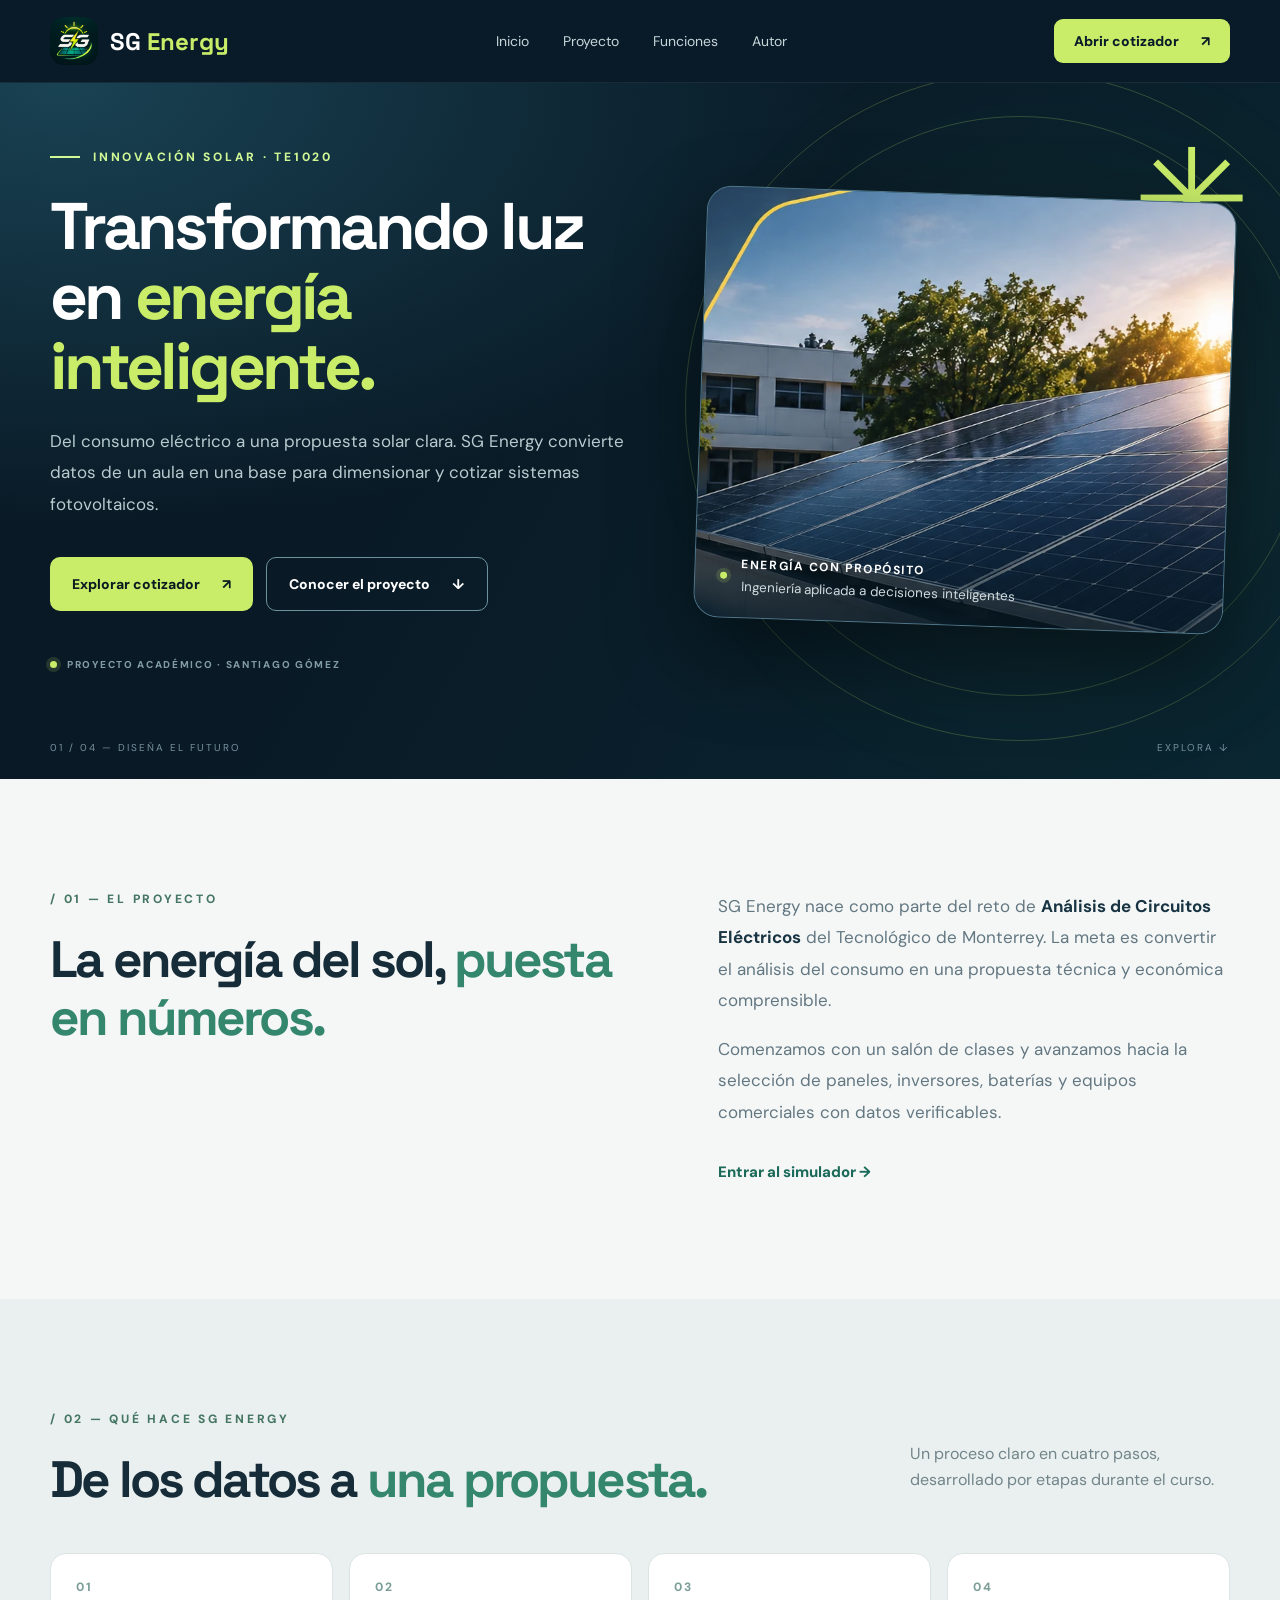
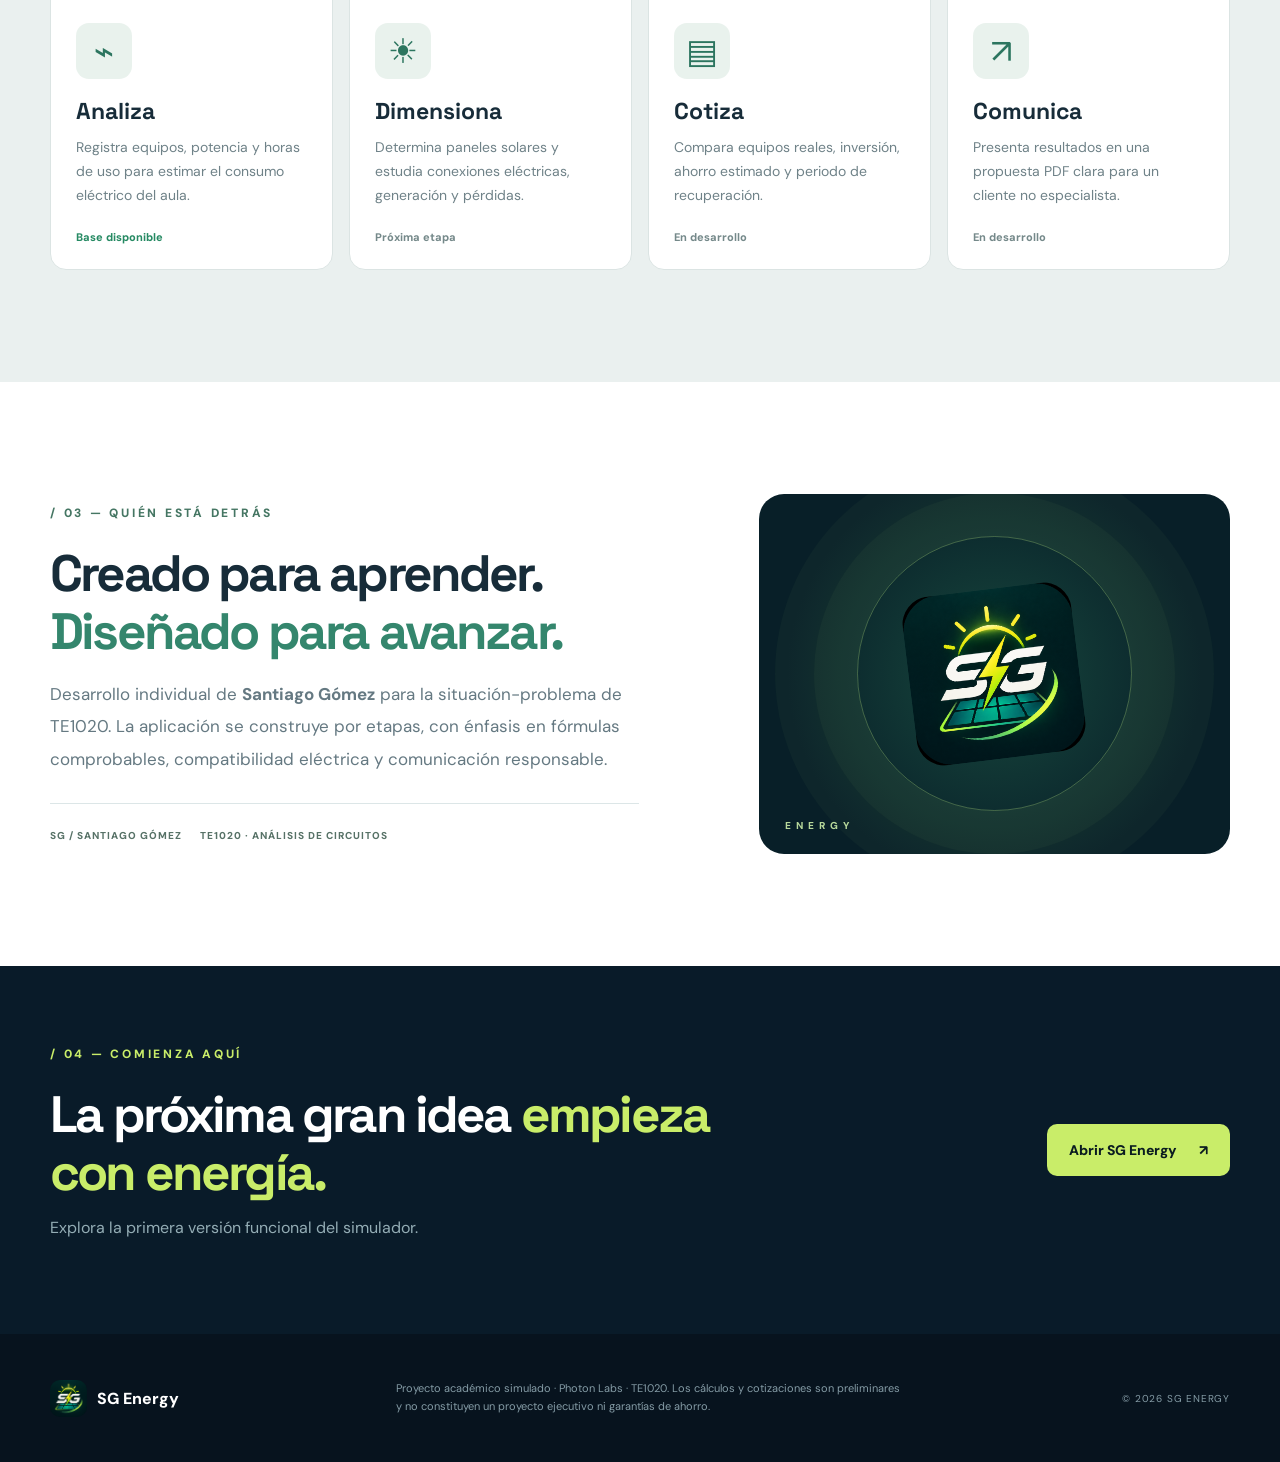
<file: index.html>
<!doctype html>
<html lang="es">
<head>
  <meta charset="utf-8">
  <meta name="viewport" content="width=device-width, initial-scale=1">
  <meta name="theme-color" content="#091c2b">
  <meta name="description" content="SG Energy: transformando luz en energía inteligente. Explora un cotizador académico para dimensionar sistemas solares fotovoltaicos.">
  <title>SG Energy | Energía solar inteligente</title>
  <link rel="icon" type="image/png" href="assets/sg-energy-logo.png">
  <link rel="stylesheet" href="styles.css">
</head>
<body>
  <header class="site-header">
    <div class="container nav-wrap">
      <a class="brand" href="#inicio" aria-label="SG Energy, inicio"><img src="assets/sg-energy-logo.png" alt="Logo de SG Energy con iniciales SG, rayo y panel solar"><span>SG <strong>Energy</strong></span></a>
      <button class="menu-button" id="menuButton" aria-label="Abrir menú" aria-expanded="false" aria-controls="navLinks">☰</button>
      <nav class="nav-links" id="navLinks" aria-label="Menú principal">
        <a href="#inicio">Inicio</a><a href="#proyecto">Proyecto</a><a href="#funciones">Funciones</a><a href="#autor">Autor</a>
      </nav>
      <a class="nav-cta" href="cotizador/index.html">Abrir cotizador <span aria-hidden="true">↗</span></a>
    </div>
  </header>
  <main>
    <section class="hero" id="inicio">
      <div class="hero-glow" aria-hidden="true"></div>
      <div class="container hero-grid">
        <div class="hero-copy">
          <div class="eyebrow"><span class="eyebrow-line"></span> INNOVACIÓN SOLAR · TE1020</div>
          <h1>Transformando luz en <em>energía inteligente.</em></h1>
          <p class="hero-lead">Del consumo eléctrico a una propuesta solar clara. SG Energy convierte datos de un aula en una base para dimensionar y cotizar sistemas fotovoltaicos.</p>
          <div class="hero-buttons"><a class="button primary" href="cotizador/index.html">Explorar cotizador <span aria-hidden="true">↗</span></a><a class="button secondary" href="#proyecto">Conocer el proyecto <span aria-hidden="true">↓</span></a></div>
          <div class="hero-foot"><span class="signal"></span> PROYECTO ACADÉMICO · SANTIAGO GÓMEZ</div>
        </div>
        <div class="visual-area"><div class="visual-frame"><img src="assets/paneles-solares.webp" alt="Paneles solares fotovoltaicos iluminados por el sol junto a un edificio educativo"><div class="visual-caption"><span class="caption-dot"></span><div><strong>ENERGÍA CON PROPÓSITO</strong><small>Ingeniería aplicada a decisiones inteligentes</small></div></div></div><div class="sunburst" aria-hidden="true">✳</div><div class="orbit orbit-one" aria-hidden="true"></div><div class="orbit orbit-two" aria-hidden="true"></div></div>
      </div>
      <div class="hero-bottom container"><span>01 / 04 — DISEÑA EL FUTURO</span><span>EXPLORA <span aria-hidden="true">↓</span></span></div>
    </section>
    <section class="section intro" id="proyecto"><div class="container intro-layout"><div><p class="section-label">/ 01 — EL PROYECTO</p><h2>La energía del sol, <span class="accent">puesta en números.</span></h2></div><div class="intro-copy"><p>SG Energy nace como parte del reto de <strong>Análisis de Circuitos Eléctricos</strong> del Tecnológico de Monterrey. La meta es convertir el análisis del consumo en una propuesta técnica y económica comprensible.</p><p>Comenzamos con un salón de clases y avanzamos hacia la selección de paneles, inversores, baterías y equipos comerciales con datos verificables.</p><a class="text-link" href="cotizador/index.html">Entrar al simulador <span aria-hidden="true">→</span></a></div></div></section>
    <section class="section features" id="funciones"><div class="container"><div class="section-heading"><div><p class="section-label">/ 02 — QUÉ HACE SG ENERGY</p><h2>De los datos a <span class="accent">una propuesta.</span></h2></div><p>Un proceso claro en cuatro pasos, desarrollado por etapas durante el curso.</p></div><div class="cards"><article class="feature-card"><div class="feature-number">01</div><div class="feature-icon">⌁</div><h3>Analiza</h3><p>Registra equipos, potencia y horas de uso para estimar el consumo eléctrico del aula.</p><span class="feature-tag active">Base disponible</span></article><article class="feature-card"><div class="feature-number">02</div><div class="feature-icon">☀</div><h3>Dimensiona</h3><p>Determina paneles solares y estudia conexiones eléctricas, generación y pérdidas.</p><span class="feature-tag">Próxima etapa</span></article><article class="feature-card"><div class="feature-number">03</div><div class="feature-icon">▤</div><h3>Cotiza</h3><p>Compara equipos reales, inversión, ahorro estimado y periodo de recuperación.</p><span class="feature-tag">En desarrollo</span></article><article class="feature-card"><div class="feature-number">04</div><div class="feature-icon">↗</div><h3>Comunica</h3><p>Presenta resultados en una propuesta PDF clara para un cliente no especialista.</p><span class="feature-tag">En desarrollo</span></article></div></div></section>
    <section class="section statement" id="autor"><div class="container statement-grid"><div><p class="section-label">/ 03 — QUIÉN ESTÁ DETRÁS</p><h2>Creado para aprender. <span class="accent">Diseñado para avanzar.</span></h2><p>Desarrollo individual de <strong>Santiago Gómez</strong> para la situación-problema de TE1020. La aplicación se construye por etapas, con énfasis en fórmulas comprobables, compatibilidad eléctrica y comunicación responsable.</p><div class="meta"><span>SG / SANTIAGO GÓMEZ</span><span>TE1020 · ANÁLISIS DE CIRCUITOS</span></div></div><div class="author-art" aria-hidden="true"><div class="author-ring"><div class="author-core"><img src="assets/sg-energy-logo.png" alt=""></div></div><span class="art-word">ENERGY</span></div></div></section>
    <section class="cta-section"><div class="container cta-inner"><div><p class="section-label">/ 04 — COMIENZA AQUÍ</p><h2>La próxima gran idea <span class="accent">empieza con energía.</span></h2><p>Explora la primera versión funcional del simulador.</p></div><a class="button primary" href="cotizador/index.html">Abrir SG Energy <span aria-hidden="true">↗</span></a></div></section>
  </main>
  <footer><div class="container footer-inner"><div class="footer-brand"><img src="assets/sg-energy-logo.png" alt="Logo SG Energy"><span>SG Energy</span></div><p>Proyecto académico simulado · Photon Labs · TE1020. Los cálculos y cotizaciones son preliminares y no constituyen un proyecto ejecutivo ni garantías de ahorro.</p><span>© <span id="year">2026</span> SG ENERGY</span></div></footer>
  <script src="script.js"></script>
</body>
</html>
</file>
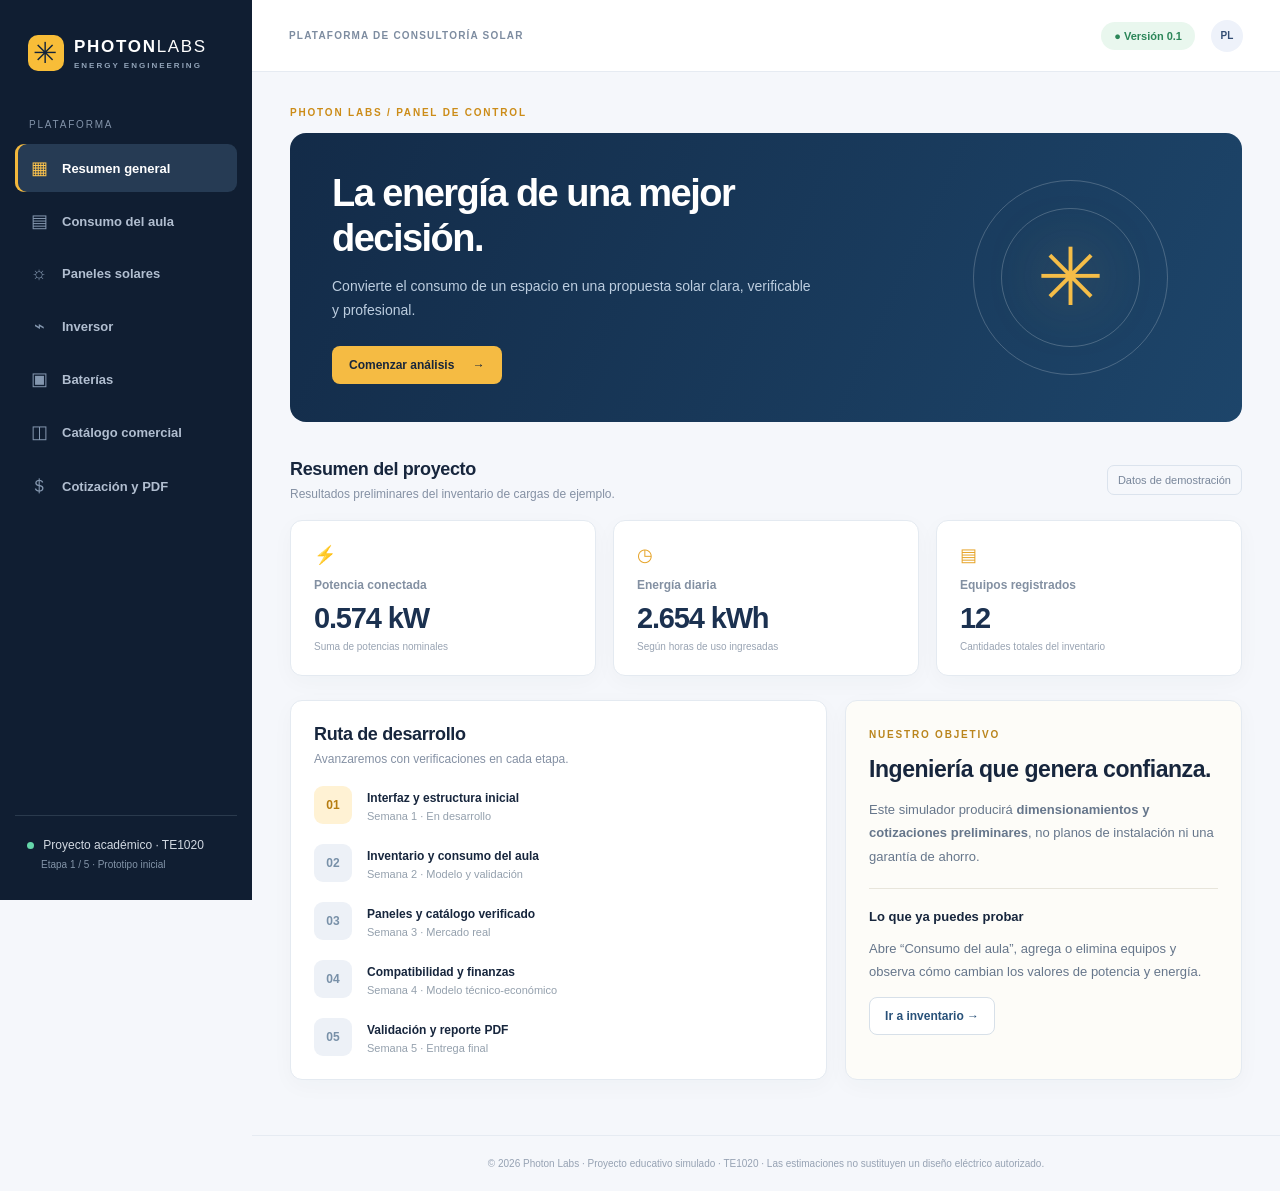
<file: cotizador/index.html>
<!doctype html>
<html lang="es">
<head>
  <meta charset="UTF-8" />
  <meta name="viewport" content="width=device-width,initial-scale=1" />
  <meta name="description" content="Photon Labs | Simulador académico de dimensionamiento fotovoltaico y cotización preliminar." />
  <title>Photon Labs | Simulador Solar</title>
  <link rel="stylesheet" href="styles.css" />
  <script src="app.js" defer></script>
</head>
<body>
  <div class="layout">
    <aside class="sidebar" aria-label="Navegación principal">
      <a class="brand" href="#inicio" aria-label="Photon Labs, inicio"><span class="brand-icon" aria-hidden="true">✳</span><span>PHOTON<span class="brand-light">LABS</span><small>ENERGY ENGINEERING</small></span></a>
      <div class="side-label">PLATAFORMA</div>
      <nav class="menu" id="navigation">
        <a class="navlink active" data-page="inicio" href="#inicio"><span>▦</span> Resumen general</a>
        <a class="navlink" data-page="consumo" href="#consumo"><span>▤</span> Consumo del aula</a>
        <a class="navlink" data-page="paneles" href="#paneles"><span>☼</span> Paneles solares</a>
        <a class="navlink" data-page="inversor" href="#inversor"><span>⌁</span> Inversor</a>
        <a class="navlink" data-page="baterias" href="#baterias"><span>▣</span> Baterías</a>
        <a class="navlink" data-page="catalogo" href="#catalogo"><span>◫</span> Catálogo comercial</a>
        <a class="navlink" data-page="cotizacion" href="#cotizacion"><span>＄</span> Cotización y PDF</a>
      </nav>
      <div class="side-bottom"><span class="status-dot"></span> Proyecto académico · TE1020 <small>Etapa 1 / 5 · Prototipo inicial</small></div>
    </aside>
    <main class="main">
      <header class="topbar"><button class="menu-toggle" id="toggle-menu" aria-label="Abrir o cerrar menú" aria-expanded="false">☰</button><span>PLATAFORMA DE CONSULTORÍA SOLAR</span><div class="top-right"><span class="pill">● Versión 0.1</span><span class="avatar">PL</span></div></header>
      <div class="content">
        <section class="page active" id="inicio" aria-labelledby="title-inicio">
          <div class="eyebrow">PHOTON LABS / PANEL DE CONTROL</div>
          <div class="hero"><div><h1 id="title-inicio">La energía de una mejor decisión.</h1><p>Convierte el consumo de un espacio en una propuesta solar clara, verificable y profesional.</p><button class="primary" data-go="consumo">Comenzar análisis <span aria-hidden="true">→</span></button></div><div class="hero-orbit" aria-hidden="true"><div class="sun">✳</div><div class="orbit o1"></div><div class="orbit o2"></div></div></div>
          <div class="section-head"><div><h2>Resumen del proyecto</h2><p>Resultados preliminares del inventario de cargas de ejemplo.</p></div><span class="outline-tag">Datos de demostración</span></div>
          <div class="metrics"><article class="metric"><span class="metric-icon">⚡</span><div class="metric-title">Potencia conectada</div><strong id="dash-power">—</strong><small>Suma de potencias nominales</small></article><article class="metric"><span class="metric-icon">◷</span><div class="metric-title">Energía diaria</div><strong id="dash-energy">—</strong><small>Según horas de uso ingresadas</small></article><article class="metric"><span class="metric-icon">▤</span><div class="metric-title">Equipos registrados</div><strong id="dash-items">—</strong><small>Cantidades totales del inventario</small></article></div>
          <div class="two-col"><article class="panel"><div class="panel-header"><div><h3>Ruta de desarrollo</h3><p>Avanzaremos con verificaciones en cada etapa.</p></div></div><ol class="timeline"><li class="current"><span>01</span><div><b>Interfaz y estructura inicial</b><small>Semana 1 · En desarrollo</small></div></li><li><span>02</span><div><b>Inventario y consumo del aula</b><small>Semana 2 · Modelo y validación</small></div></li><li><span>03</span><div><b>Paneles y catálogo verificado</b><small>Semana 3 · Mercado real</small></div></li><li><span>04</span><div><b>Compatibilidad y finanzas</b><small>Semana 4 · Modelo técnico-económico</small></div></li><li><span>05</span><div><b>Validación y reporte PDF</b><small>Semana 5 · Entrega final</small></div></li></ol></article><article class="panel note-panel"><span class="note-kicker">NUESTRO OBJETIVO</span><h3>Ingeniería que genera confianza.</h3><p>Este simulador producirá <strong>dimensionamientos y cotizaciones preliminares</strong>, no planos de instalación ni una garantía de ahorro.</p><div class="separator"></div><h4>Lo que ya puedes probar</h4><p>Abre “Consumo del aula”, agrega o elimina equipos y observa cómo cambian los valores de potencia y energía.</p><button class="secondary" data-go="consumo">Ir a inventario →</button></article></div>
        </section>
        <section class="page" id="consumo" aria-labelledby="title-consumo"><div class="eyebrow">MÓDULO 01 / CLIENTE</div><h1 id="title-consumo" class="page-title">Consumo del aula</h1><p class="lead">Registra los equipos del salón para estimar la potencia conectada y el consumo energético diario.</p><div class="info-banner">Los valores iniciales son <b>ficticios y solo para demostrar la interfaz</b>. Sustitúyelos con datos reales medidos o tomados de la etiqueta de cada equipo.</div>
          <div class="metrics compact"><article class="metric"><div class="metric-title">Potencia conectada</div><strong id="total-power">—</strong></article><article class="metric"><div class="metric-title">Energía diaria</div><strong id="total-energy">—</strong></article><article class="metric"><div class="metric-title">Energía mensual estimada</div><strong id="total-month">—</strong><small id="month-caption">22 días de uso</small></article></div>
          <article class="panel"><div class="panel-header"><div><h3>Inventario de cargas</h3><p>Potencia nominal en W, uso diario en horas.</p></div><button class="secondary small" id="reset-demo">Restablecer ejemplo</button></div><div class="table-scroll"><table><thead><tr><th>Equipo</th><th>Cantidad</th><th>Potencia (W)</th><th>Horas/día</th><th>kWh/día</th><th><span class="sr-only">Acciones</span></th></tr></thead><tbody id="load-table"></tbody></table></div><p class="table-empty" id="table-empty" hidden>No hay equipos registrados. Añade el primero abajo.</p></article>
          <article class="panel form-panel"><div class="panel-header"><div><h3>Agregar equipo</h3><p>Ingresa los datos de una carga eléctrica.</p></div></div><form id="add-form"><div class="fields"><label>Nombre del equipo<input id="name" type="text" maxlength="65" placeholder="Ej. Proyector" required /></label><label>Cantidad<input id="quantity" type="number" min="1" max="10000" step="1" placeholder="1" required /></label><label>Potencia por equipo (W)<input id="watts" type="number" min="0.01" max="1000000" step="any" placeholder="150" required /></label><label>Horas de uso al día<input id="hours" type="number" min="0.01" max="24" step="any" placeholder="5" required /></label></div><div class="form-bottom"><label class="days">Días de uso al mes <input id="days" type="number" min="1" max="31" step="1" value="22" required /></label><button type="submit" class="primary">+ Agregar al inventario</button></div><div id="form-feedback" class="feedback" role="status" aria-live="polite"></div></form></article>
          <div class="formula"><b>Fórmulas de esta versión</b><p>Potencia conectada = Σ(cantidad × potencia en W) / 1000, en kW.</p><p>Consumo diario = Σ(cantidad × potencia en W × horas por día) / 1000, en kWh/día.</p><p>Consumo mensual = consumo diario × días de uso al mes. No se considera simultaneidad ni variación real del consumo.</p></div>
        </section>
        <section class="page" id="paneles"><div class="eyebrow">MÓDULO 02 / GENERACIÓN</div><h1 class="page-title">Paneles solares</h1><div class="coming"><span>☼</span><h2>Dimensionamiento fotovoltaico</h2><p>En la etapa 3 calcularemos la cantidad de módulos, potencia instalada y configuración serie/paralelo según horas solares pico, pérdidas y fichas técnicas verificadas.</p><span class="coming-label">Disponible en una próxima etapa</span></div></section>
        <section class="page" id="inversor"><div class="eyebrow">MÓDULO 03 / CONVERSIÓN</div><h1 class="page-title">Inversor</h1><div class="coming"><span>⌁</span><h2>Selección y compatibilidad</h2><p>Verificaremos capacidad nominal, ventanas MPPT, límites de tensión y corriente, y compatibilidad con los paneles seleccionados.</p><span class="coming-label">Disponible en una próxima etapa</span></div></section>
        <section class="page" id="baterias"><div class="eyebrow">MÓDULO 04 / ALMACENAMIENTO</div><h1 class="page-title">Baterías</h1><div class="coming"><span>▣</span><h2>Capacidad y autonomía</h2><p>Estimaremos la energía útil necesaria y declararemos profundidad de descarga, eficiencia, tensión nominal y límites del cálculo.</p><span class="coming-label">Disponible en una próxima etapa</span></div></section>
        <section class="page" id="catalogo"><div class="eyebrow">MÓDULO 05 / MERCADO</div><h1 class="page-title">Catálogo comercial</h1><div class="coming"><span>◫</span><h2>Equipos y precios verificables</h2><p>Incluiremos marca, modelo, especificaciones, proveedor, enlaces, precios en MXN y fecha de consulta. No se usarán precios inventados.</p><span class="coming-label">Disponible en una próxima etapa</span></div></section>
        <section class="page" id="cotizacion"><div class="eyebrow">MÓDULO 06 / PROPUESTA</div><h1 class="page-title">Cotización y PDF</h1><div class="coming"><span>＄</span><h2>Una propuesta que el cliente comprenda</h2><p>Más adelante integraremos presupuesto, tarifa MXN/kWh, ahorro estimado, periodo de recuperación y generación de un PDF técnico-comercial.</p><span class="coming-label">Disponible en una próxima etapa</span></div></section>
      </div><footer>© 2026 Photon Labs · Proyecto educativo simulado · TE1020 · Las estimaciones no sustituyen un diseño eléctrico autorizado.</footer>
    </main>
  </div>
</body>
</html>
</file>
<file: styles.css>
@import url('https://fonts.googleapis.com/css2?family=DM+Sans:wght@400;500;600;700;800&family=Space+Grotesk:wght@400;500;600;700&display=swap');
:root{--navy:#091b29;--navy2:#0c2433;--ink:#172c39;--yellow:#e8ff72;--lime:#c9ed69;--muted:#93a9b4;--light:#f4f7f7;--border:#dce6e7;--font:'DM Sans',system-ui,-apple-system,BlinkMacSystemFont,'Segoe UI',sans-serif}*{box-sizing:border-box}html{scroll-behavior:smooth;scroll-padding-top:80px}body{margin:0;color:var(--ink);font-family:var(--font);-webkit-font-smoothing:antialiased}a{text-decoration:none;color:inherit}button{font:inherit}img{max-width:100%;display:block}.container{width:min(1180px,calc(100% - 48px));margin:auto}.site-header{background:var(--navy);color:#fff;position:sticky;top:0;z-index:10;border-bottom:1px solid #ffffff12;backdrop-filter:blur(12px)}.nav-wrap{height:82px;display:flex;align-items:center;justify-content:space-between;gap:26px}.brand{display:flex;align-items:center;gap:12px;font-family:'Space Grotesk',var(--font);font-size:24px;font-weight:700;white-space:nowrap}.brand img{height:48px;width:48px;border-radius:14px;object-fit:cover}.brand strong{color:var(--lime)}.nav-links{display:flex;align-items:center;gap:34px;font-size:14px;color:#c7d5d9}.nav-links a:hover,.text-link:hover{color:#deff84}.nav-cta,.button{display:inline-flex;align-items:center;justify-content:center;gap:22px;font-weight:800;font-size:14px;transition:transform .2s,box-shadow .2s,background .2s}.nav-cta{padding:13px 20px;background:var(--lime);border-radius:9px;color:var(--navy)}.nav-cta:hover,.button.primary:hover{transform:translateY(-3px);box-shadow:0 12px 35px #c9ed6933}.menu-button{display:none;background:none;border:0;color:white;font-size:25px;cursor:pointer}.hero{background:radial-gradient(ellipse at 5% 0%,#194253 0%,transparent 46%),linear-gradient(120deg,#091925 30%,#0a2631 100%);color:white;position:relative;overflow:hidden}.hero-glow{position:absolute;right:1%;top:15%;height:460px;width:460px;border-radius:50%;background:#b5e8650b;filter:blur(100px)}.hero-grid{min-height:640px;display:grid;grid-template-columns:1.06fr .94fr;align-items:center;gap:52px;padding:66px 0 70px;position:relative;z-index:1}.eyebrow,.section-label{font-size:12px;letter-spacing:.23em;font-weight:800}.eyebrow{color:#d0f894;display:flex;align-items:center;gap:13px}.eyebrow-line{width:30px;height:2px;background:#d0f894}.hero h1,h2{font-family:'Space Grotesk',var(--font);letter-spacing:-.055em}.hero h1{font-size:clamp(48px,5.15vw,79px);line-height:1.06;margin:27px 0 24px;max-width:670px;font-weight:700}.hero h1 em{color:var(--lime);font-style:normal}.hero-lead{font-size:17px;line-height:1.85;color:#b8ccd0;max-width:580px}.hero-buttons{display:flex;gap:13px;flex-wrap:wrap;margin-top:37px}.button{padding:17px 22px;border-radius:10px}.button.primary{background:var(--lime);color:#0a1b20}.button.secondary{border:1px solid #6d929d;color:#fff}.button.secondary:hover{background:#ffffff12}.hero-foot{display:flex;align-items:center;gap:10px;font-size:10px;color:#819ba7;letter-spacing:.17em;font-weight:800;margin-top:47px}.signal,.caption-dot{width:7px;height:7px;background:var(--lime);border-radius:100%;display:inline-block;box-shadow:0 0 0 4px #c9ed6925}.visual-area{position:relative;isolation:isolate}.visual-frame{border:1px solid #ffffff33;border-radius:25px;overflow:hidden;position:relative;transform:rotate(2deg);box-shadow:0 35px 85px #0007;background:#24526a}.visual-frame>img{width:100%;height:430px;object-fit:cover;object-position:center}.visual-frame:after{content:'';position:absolute;inset:0;background:linear-gradient(180deg,transparent 53%,#061924ba)}.visual-caption{position:absolute;bottom:22px;left:25px;display:flex;gap:14px;align-items:center;z-index:2}.visual-caption strong{font-size:12px;letter-spacing:.13em;display:block}.visual-caption small{display:block;margin-top:6px;color:#d1dce0}.sunburst{position:absolute;z-index:-1;right:-20px;top:-63px;font-size:140px;color:var(--lime);line-height:1}.orbit{position:absolute;border:1px solid #c9ed6938;border-radius:100%;z-index:-2}.orbit-one{width:580px;height:580px;right:-80px;top:-78px}.orbit-two{width:670px;height:670px;right:-125px;top:-123px}.hero-bottom{display:flex;justify-content:space-between;color:#78929f;font-size:10px;letter-spacing:.2em;padding-bottom:25px}.section{padding:112px 0}.section-label{color:#457663;margin:0 0 24px}.intro{background:#f5f7f7}.intro-layout{display:grid;grid-template-columns:1fr .9fr;gap:100px}.section h2,.cta-section h2{font-size:clamp(35px,4vw,58px);line-height:1.13;margin:0;font-weight:700}.accent{color:#34866d}.intro-copy{font-size:17px;color:#637781;line-height:1.85}.intro-copy p{margin-top:0}.intro-copy strong{color:#183342}.text-link{display:inline-block;margin-top:14px;color:#1b6958;font-size:15px;font-weight:800}.features{background:#eaf0ef}.section-heading{display:flex;justify-content:space-between;align-items:end;gap:30px;margin-bottom:44px}.section-heading>p{max-width:320px;color:#71848a;line-height:1.65}.cards{display:grid;grid-template-columns:repeat(4,1fr);gap:16px}.feature-card{background:#fff;border:1px solid #dbe4e3;border-radius:16px;padding:25px;min-height:316px;display:flex;flex-direction:column;transition:transform .2s,box-shadow .2s}.feature-card:hover{transform:translateY(-5px);box-shadow:0 12px 30px #0f3f3420}.feature-number{color:#7d9e98;font-size:12px;font-weight:800;letter-spacing:.15em}.feature-icon{display:grid;place-items:center;background:#e9f2ed;color:#2c755f;width:56px;height:56px;border-radius:13px;font-size:34px;margin:28px 0 17px}.feature-card h3{font-family:'Space Grotesk',var(--font);margin:0 0 10px;font-size:23px}.feature-card p{margin:0 0 22px;color:#6f8288;font-size:14px;line-height:1.7}.feature-tag{margin-top:auto;color:#75898a;font-size:11px;font-weight:800}.feature-tag.active{color:#268a63}.statement{background:#fff}.statement-grid{display:grid;grid-template-columns:1fr .8fr;align-items:center;gap:120px}.statement-grid p:not(.section-label){line-height:1.9;color:#657982;font-size:17px}.meta{border-top:1px solid var(--border);display:flex;flex-wrap:wrap;gap:18px;padding-top:25px;margin-top:28px;color:#577267;font-size:10px;font-weight:800;letter-spacing:.1em}.author-art{min-height:360px;background:radial-gradient(circle,#18493e,#081f28 70%);border-radius:25px;display:grid;place-items:center;position:relative;overflow:hidden}.author-ring{width:275px;height:275px;border:1px solid #b0da7d55;border-radius:50%;display:grid;place-items:center;box-shadow:0 0 0 43px #b0da7d0a,0 0 0 82px #b0da7d09}.author-core{width:170px;height:170px;border-radius:28px;overflow:hidden;transform:rotate(-7deg)}.author-core img{width:100%;height:100%;object-fit:cover}.art-word{position:absolute;bottom:22px;left:26px;color:#b7d89b;letter-spacing:.5em;font-size:10px;font-weight:800}.cta-section{padding:80px 0;background:var(--navy);color:#fff}.cta-inner{display:flex;align-items:center;justify-content:space-between;gap:36px}.cta-section h2{max-width:730px}.cta-section .accent{color:var(--lime)}.cta-section p:not(.section-label){color:#94adb5}.cta-section .section-label{color:var(--lime)}.cta-inner .button{flex-shrink:0}footer{background:#07131e;color:#859ca6;padding:35px 0}.footer-inner{display:flex;align-items:center;justify-content:space-between;gap:30px}.footer-brand{display:flex;align-items:center;gap:10px;color:white;font-weight:800;white-space:nowrap}.footer-brand img{width:37px;height:37px;object-fit:cover;border-radius:10px}.footer-inner p{font-size:11px;line-height:1.6;max-width:510px}.footer-inner>span{white-space:nowrap;font-size:10px;letter-spacing:.08em}@media(max-width:1050px){.nav-links{gap:17px}.hero-grid{gap:26px}.visual-frame>img{height:370px}.cards{grid-template-columns:repeat(2,1fr)}.intro-layout,.statement-grid{gap:45px}}@media(max-width:760px){.container{width:min(100% - 36px,1180px)}.nav-wrap{height:72px}.brand{font-size:21px}.brand img{width:43px;height:43px}.menu-button{display:block;margin-left:auto}.nav-cta{padding:10px;font-size:12px}.nav-links{display:none;position:absolute;left:0;right:0;top:72px;padding:25px;background:#0b2636;flex-direction:column;align-items:stretch;gap:19px;border-top:1px solid #ffffff20}.nav-links.open{display:flex}.hero-grid{grid-template-columns:1fr;min-height:unset;padding:68px 0 40px}.hero h1{font-size:clamp(46px,10vw,65px)}.hero-lead{font-size:16px}.visual-area{max-width:560px;margin:20px 0 0}.visual-frame>img{height:320px}.orbit-one{width:450px;height:450px}.orbit-two{width:530px;height:530px}.section{padding:74px 0}.intro-layout,.statement-grid{grid-template-columns:1fr;gap:30px}.section-heading{display:block}.cards{grid-template-columns:repeat(2,1fr)}.statement-grid{gap:35px}.cta-inner{display:block}.cta-inner .button{margin-top:20px}.footer-inner{flex-wrap:wrap}}@media(max-width:490px){.nav-cta{display:none}.hero h1{font-size:45px}.hero-buttons{flex-direction:column;align-items:stretch}.hero-foot{line-height:1.7}.hero-bottom{font-size:9px}.cards{grid-template-columns:1fr}.feature-card{min-height:260px}.section h2,.cta-section h2{font-size:37px}.visual-frame>img{height:280px}.visual-caption strong{font-size:10px}.visual-caption small{font-size:10px}.author-art{min-height:320px}.footer-inner{display:block}.footer-brand,.footer-inner p{margin-bottom:15px}}@media(prefers-reduced-motion:reduce){html{scroll-behavior:auto}*,*:before,*:after{transition:none!important}}
</file>
<file: cotizador/styles.css>
:root{font-family:Inter,ui-sans-serif,-apple-system,BlinkMacSystemFont,"Segoe UI",sans-serif;color:#17263d;background:#f5f7fb;font-synthesis:none}*{box-sizing:border-box}html{scroll-behavior:smooth}body{margin:0}button,input{font:inherit}button{cursor:pointer}a{color:inherit;text-decoration:none}.layout{display:flex;min-height:100vh}.sidebar{width:252px;flex:none;background:#101e32;color:#d0dae9;padding:30px 15px;display:flex;flex-direction:column;position:sticky;top:0;height:100vh}.brand{display:flex;align-items:center;gap:10px;color:white;font-weight:900;letter-spacing:.1em;font-size:17px;padding:5px 13px 43px}.brand-icon{display:grid;place-items:center;background:#f8bd38;color:#12233b;width:36px;height:36px;border-radius:10px;font-size:29px}.brand-light{font-weight:400}.brand small{display:block;color:#91a3b8;font-size:8px;letter-spacing:.25em;margin-top:4px}.side-label{font-size:10px;letter-spacing:.18em;color:#8293a9;margin:5px 14px 14px}.menu{display:grid;gap:5px}.navlink{display:flex;align-items:center;gap:12px;padding:13px;border-radius:9px;color:#b1bed0;font-size:13px;font-weight:550;transition:.2s}.navlink span{font-size:18px;width:22px;text-align:center;color:#8497af}.navlink:hover,.navlink.active{background:#263b54;color:white}.navlink.active{box-shadow:inset 3px 0 #f3b83c}.navlink.active span{color:#ffc54c}.side-bottom{margin-top:auto;padding:22px 12px 0;border-top:1px solid #2a3a4d;font-size:12px;color:#d2d9e2}.side-bottom small{display:block;color:#8394a8;margin-top:7px;margin-left:14px}.status-dot{display:inline-block;width:7px;height:7px;border-radius:50%;background:#65d6aa;margin-right:6px}.main{min-width:0;flex:1;display:flex;flex-direction:column}.topbar{height:72px;background:white;border-bottom:1px solid #e6ebf2;display:flex;align-items:center;justify-content:space-between;padding:0 37px;color:#7d8ca0;letter-spacing:.12em;font-weight:700;font-size:10px}.top-right{display:flex;align-items:center;gap:16px}.pill{background:#e9f7ee;color:#2b8658;padding:8px 13px;border-radius:999px;letter-spacing:0;font-size:11px}.avatar{display:grid;place-items:center;width:32px;height:32px;border-radius:50%;background:#eef2fa;color:#324d73;letter-spacing:0}.menu-toggle{display:none;background:transparent;border:0;font-size:22px}.content{padding:35px 38px 55px;max-width:1400px;width:100%;margin:0 auto;flex:1}.page{display:none}.page.active{display:block}.eyebrow{font-weight:800;letter-spacing:.18em;color:#cc8c18;font-size:10px;margin-bottom:15px}.hero{background:linear-gradient(115deg,#132b48,#1d456a);color:white;min-height:255px;border-radius:16px;padding:37px 42px;display:flex;justify-content:space-between;align-items:center;overflow:hidden;position:relative}.hero h1{font-size:clamp(26px,3vw,38px);line-height:1.2;letter-spacing:-.04em;margin:0 0 13px;max-width:550px}.hero p{color:#bccddf;font-size:14px;line-height:1.7;max-width:480px;margin:0 0 24px}.primary{background:#f5bb43;color:#18263b;border:0;font-weight:800;border-radius:8px;padding:12px 17px;font-size:12px}.primary:hover{background:#ffd06a}.primary span{margin-left:15px}.hero-orbit{width:215px;height:215px;flex:none;display:grid;place-items:center;position:relative;margin-right:22px}.sun{color:#f5bd48;font-size:80px;text-shadow:0 0 65px #f0c35f65}.orbit{border:1px solid #ffffff35;border-radius:50%;position:absolute}.o1{inset:10px}.o2{inset:38px}.section-head{display:flex;justify-content:space-between;align-items:center;margin:37px 0 19px;gap:12px}.section-head h2,.panel h3{margin:0;font-size:18px;letter-spacing:-.02em}.section-head p,.panel-header p{color:#8591a4;font-size:12px;margin:7px 0 0}.outline-tag{border:1px solid #dbe3ed;border-radius:7px;padding:8px 10px;font-size:11px;color:#78869a}.metrics{display:grid;grid-template-columns:repeat(3,minmax(0,1fr));gap:17px}.metric,.panel{background:white;border:1px solid #e4eaf1;border-radius:12px;box-shadow:0 6px 22px #23334d08}.metric{padding:23px;min-height:145px}.metric-icon{display:block;font-size:18px;color:#e6a42a;margin-bottom:12px}.metric-title{font-size:12px;color:#8390a2;font-weight:600}.metric strong{display:block;font-size:29px;letter-spacing:-.04em;margin:10px 0 6px;color:#1b3150}.metric small{display:block;color:#99a4b3;font-size:10px}.two-col{display:grid;grid-template-columns:1.15fr .85fr;gap:18px;margin-top:24px}.panel{padding:23px}.panel-header{display:flex;justify-content:space-between;align-items:center;gap:12px;margin-bottom:20px}.timeline{padding:0;margin:0;list-style:none;display:grid;gap:20px}.timeline li{display:flex;gap:15px;align-items:center}.timeline li>span{display:grid;place-items:center;background:#edf1f7;border-radius:9px;width:38px;height:38px;flex:none;font-weight:800;font-size:12px;color:#7890a8}.timeline li.current>span{background:#fff2d4;color:#b67c10}.timeline b{font-size:12px}.timeline small{font-size:11px;color:#94a0ad;display:block;margin-top:4px}.note-panel{background:#fdfcf8}.note-kicker{font-size:10px;color:#ba851d;letter-spacing:.18em;font-weight:800}.note-panel h3{font-size:23px;line-height:1.3;margin:13px 0}.note-panel p{font-size:13px;line-height:1.8;color:#66768b}.note-panel h4{font-size:13px;margin:0}.separator{height:1px;background:#e8e5db;margin:20px 0}.secondary{background:white;border:1px solid #d7e0e9;border-radius:8px;padding:11px 15px;color:#285179;font-weight:700;font-size:12px}.secondary:hover{background:#eef4fa}.secondary.small{padding:9px 12px}.page-title{font-size:33px;letter-spacing:-.045em;margin:0 0 10px}.lead{color:#78879a;font-size:14px;margin:0 0 25px;line-height:1.6}.info-banner{padding:16px 19px;background:#fff9e9;border:1px solid #f2e1b7;border-radius:9px;color:#80642e;font-size:12px;line-height:1.7;margin-bottom:23px}.compact{margin:0 0 22px}.compact .metric{min-height:120px}.compact .metric strong{font-size:27px}.table-scroll{overflow-x:auto}table{border-collapse:collapse;width:100%;min-width:630px}th,td{text-align:left;padding:13px 12px;border-bottom:1px solid #edf1f5;font-size:12px}th{color:#8392a5;background:#f9fafc;font-size:10px;text-transform:uppercase;letter-spacing:.04em}td{color:#273d59}td:last-child{text-align:right}.remove{background:#fff0ef;border:0;border-radius:6px;color:#a73b36;padding:7px 10px;font-size:11px}.remove:hover{background:#ffe1dd}.table-empty{font-size:12px;color:#8192a7;text-align:center;padding:20px}.form-panel{margin-top:19px}.fields{display:grid;grid-template-columns:1.4fr .7fr 1fr 1fr;gap:14px}label{display:grid;gap:9px;font-size:11px;font-weight:750;color:#4c5d73}input{width:100%;min-width:0;padding:12px;border:1px solid #dae3ec;border-radius:7px;background:#fff;outline:none;font-size:13px;color:#18304c}input:focus{border-color:#d49c33;box-shadow:0 0 0 3px #f5bb4333}.form-bottom{display:flex;align-items:end;justify-content:space-between;gap:15px;margin-top:21px}.days{width:165px}.feedback{font-size:12px;margin-top:10px;color:#236d50;min-height:14px}.formula{margin-top:22px;border-left:3px solid #dfa533;background:#fff;padding:16px 20px;font-size:12px;color:#63758b;line-height:1.6}.formula b{color:#2e4562}.formula p{margin:8px 0 0}.coming{margin:38px 0;background:#fff;border:1px dashed #d4dfeb;border-radius:16px;min-height:335px;padding:55px 30px;text-align:center;display:flex;align-items:center;justify-content:center;flex-direction:column}.coming>span:first-child{font-size:48px;color:#e3ab43}.coming h2{font-size:22px;margin:18px 0 7px}.coming p{max-width:540px;line-height:1.8;color:#7d8da0;font-size:13px}.coming-label{background:#f2f5f9;color:#61748a;padding:10px 14px;border-radius:22px;font-size:11px;font-weight:750;margin-top:12px}footer{padding:22px 36px;color:#96a2b3;font-size:10px;text-align:center;border-top:1px solid #e6ebf2}.sr-only{position:absolute;width:1px;height:1px;overflow:hidden;clip:rect(0,0,0,0);white-space:nowrap}
@media(max-width:1050px){.sidebar{width:220px}.content{padding:26px}.hero-orbit{width:155px;height:155px;margin:0}.hero{padding:30px}.fields{grid-template-columns:repeat(2,1fr)}}@media(max-width:760px){.sidebar{position:fixed;z-index:10;left:0;transform:translateX(-100%);transition:transform .2s;width:250px}.sidebar.open{transform:translateX(0)}.menu-toggle{display:block}.topbar{padding:0 18px;gap:12px}.topbar>span{font-size:9px}.content{padding:20px 16px}.hero{padding:30px 24px;min-height:270px}.hero-orbit{display:none}.metrics,.two-col{grid-template-columns:1fr}.metric{min-height:105px}.section-head{align-items:start}.outline-tag{display:none}.fields{grid-template-columns:1fr 1fr}.form-bottom{align-items:stretch;flex-direction:column}.days{width:100%}.page-title{font-size:28px}}@media(max-width:430px){.fields{grid-template-columns:1fr}.pill{display:none}.brand{padding-bottom:20px}}
</file>
